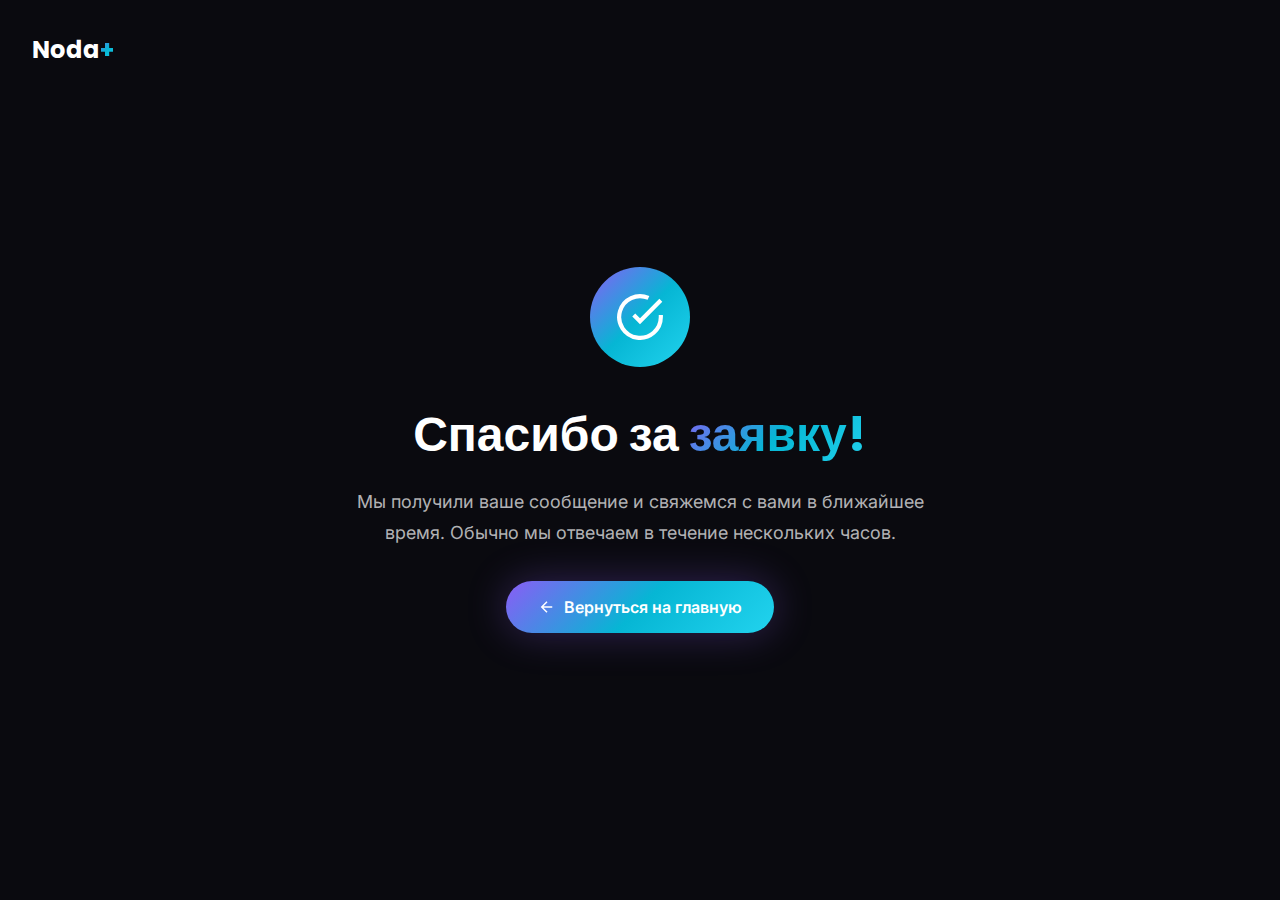
<file: public/thanks.html>
<!DOCTYPE html>
<html lang="ru">
<head>
    <meta charset="UTF-8">
    <meta name="viewport" content="width=device-width, initial-scale=1.0">

    <!-- Yandex.Metrika counter -->
    <script type="text/javascript">
        (function(m,e,t,r,i,k,a){
            m[i]=m[i]||function(){(m[i].a=m[i].a||[]).push(arguments)};
            m[i].l=1*new Date();
            for (var j = 0; j < document.scripts.length; j++) {if (document.scripts[j].src === r) { return; }}
            k=e.createElement(t),a=e.getElementsByTagName(t)[0],k.async=1,k.src=r,a.parentNode.insertBefore(k,a)
        })(window, document,'script','https://mc.yandex.ru/metrika/tag.js?id=105731676', 'ym');

        ym(105731676, 'init', {ssr:true, webvisor:true, clickmap:true, ecommerce:"dataLayer", accurateTrackBounce:true, trackLinks:true});
    </script>
    <noscript><div><img src="https://mc.yandex.ru/watch/105731676" style="position:absolute; left:-9999px;" alt="" /></div></noscript>
    <!-- /Yandex.Metrika counter -->

    <title>Спасибо за заявку! | Noda+ — Разработка сайтов и приложений</title>
    <meta name="description" content="Спасибо за вашу заявку! Мы свяжемся с вами в ближайшее время для обсуждения вашего проекта.">
    <meta name="robots" content="noindex, nofollow">
    <link rel="canonical" href="https://noda.plus/thanks.html">

    <!-- Favicon -->
    <link rel="icon" type="image/svg+xml" href="favicon.svg">
    <link rel="icon" type="image/png" sizes="32x32" href="favicon-32x32.png">
    <link rel="icon" type="image/png" sizes="16x16" href="favicon-16x16.png">
    <link rel="apple-touch-icon" sizes="180x180" href="apple-touch-icon.png">

    <!-- Fonts -->
    <link rel="preconnect" href="https://fonts.googleapis.com">
    <link rel="preconnect" href="https://fonts.gstatic.com" crossorigin>
    <link href="https://fonts.googleapis.com/css2?family=Inter:wght@400;500;600;700&family=Poppins:wght@600;700&display=swap" rel="stylesheet">

    <style>
        :root {
            --color-bg: #0a0a0f;
            --color-text: #ffffff;
            --color-text-secondary: rgba(255, 255, 255, 0.7);
            --gradient-primary: linear-gradient(135deg, #8b5cf6 0%, #06b6d4 50%, #22d3ee 100%);
        }

        * {
            margin: 0;
            padding: 0;
            box-sizing: border-box;
        }

        body {
            font-family: 'Inter', -apple-system, BlinkMacSystemFont, sans-serif;
            background: var(--color-bg);
            color: var(--color-text);
            min-height: 100vh;
            display: flex;
            flex-direction: column;
            align-items: center;
            justify-content: center;
            padding: 2rem;
            text-align: center;
        }

        .container {
            max-width: 600px;
            animation: fadeInUp 0.8s ease forwards;
        }

        @keyframes fadeInUp {
            from {
                opacity: 0;
                transform: translateY(30px);
            }
            to {
                opacity: 1;
                transform: translateY(0);
            }
        }

        .icon {
            width: 100px;
            height: 100px;
            margin: 0 auto 2rem;
            background: var(--gradient-primary);
            border-radius: 50%;
            display: flex;
            align-items: center;
            justify-content: center;
            animation: pulse 2s ease-in-out infinite;
        }

        @keyframes pulse {
            0%, 100% { transform: scale(1); box-shadow: 0 0 0 0 rgba(139, 92, 246, 0.4); }
            50% { transform: scale(1.05); box-shadow: 0 0 40px rgba(139, 92, 246, 0.3); }
        }

        .icon svg {
            width: 50px;
            height: 50px;
            stroke: white;
        }

        h1 {
            font-family: 'Poppins', sans-serif;
            font-size: clamp(2rem, 5vw, 3rem);
            font-weight: 700;
            margin-bottom: 1rem;
        }

        .gradient-text {
            background: var(--gradient-primary);
            -webkit-background-clip: text;
            background-clip: text;
            -webkit-text-fill-color: transparent;
        }

        p {
            font-size: 1.125rem;
            color: var(--color-text-secondary);
            margin-bottom: 2rem;
            line-height: 1.7;
        }

        .btn {
            display: inline-flex;
            align-items: center;
            gap: 0.5rem;
            padding: 1rem 2rem;
            background: var(--gradient-primary);
            color: white;
            font-size: 1rem;
            font-weight: 600;
            text-decoration: none;
            border-radius: 9999px;
            transition: all 0.3s ease;
            box-shadow: 0 0 40px rgba(139, 92, 246, 0.3);
        }

        .btn:hover {
            transform: translateY(-2px);
            box-shadow: 0 0 60px rgba(139, 92, 246, 0.5);
        }

        .btn svg {
            width: 18px;
            height: 18px;
            transition: transform 0.3s ease;
        }

        .btn:hover svg {
            transform: translateX(-4px);
        }

        .logo {
            position: absolute;
            top: 2rem;
            left: 2rem;
            font-family: 'Poppins', sans-serif;
            font-size: 1.5rem;
            font-weight: 700;
            color: white;
            text-decoration: none;
        }

        .logo span {
            background: var(--gradient-primary);
            -webkit-background-clip: text;
            background-clip: text;
            -webkit-text-fill-color: transparent;
        }

        /* Cookie Consent Banner */
        .cookie-banner {
            position: fixed;
            bottom: 0;
            left: 0;
            right: 0;
            background: rgba(18, 18, 26, 0.95);
            backdrop-filter: blur(20px);
            -webkit-backdrop-filter: blur(20px);
            border-top: 1px solid rgba(255, 255, 255, 0.1);
            padding: 1rem 1.5rem;
            z-index: 9999;
            transform: translateY(100%);
            transition: transform 0.4s cubic-bezier(0.16, 1, 0.3, 1);
        }
        .cookie-banner.visible { transform: translateY(0); }
        .cookie-banner-content {
            max-width: 1280px;
            margin: 0 auto;
            display: flex;
            align-items: center;
            justify-content: space-between;
            gap: 1.5rem;
            flex-wrap: wrap;
        }
        .cookie-banner-text { flex: 1; min-width: 280px; }
        .cookie-banner-text p {
            font-size: 0.875rem;
            color: rgba(255, 255, 255, 0.8);
            line-height: 1.5;
            margin: 0;
        }
        .cookie-banner-text a {
            color: #a855f7;
            text-decoration: none;
        }
        .cookie-banner-text a:hover { color: #c084fc; text-decoration: underline; }
        .cookie-banner-actions { display: flex; gap: 0.75rem; flex-shrink: 0; }
        .cookie-btn {
            padding: 0.625rem 1.25rem;
            border-radius: 8px;
            font-size: 0.875rem;
            font-weight: 500;
            cursor: pointer;
            transition: all 0.2s ease;
            border: none;
        }
        .cookie-btn-accept {
            background: linear-gradient(135deg, #8b5cf6 0%, #6366f1 100%);
            color: #fff;
        }
        .cookie-btn-accept:hover { transform: translateY(-2px); box-shadow: 0 4px 20px rgba(139, 92, 246, 0.4); }
        .cookie-btn-decline {
            background: rgba(255, 255, 255, 0.05);
            color: rgba(255, 255, 255, 0.7);
            border: 1px solid rgba(255, 255, 255, 0.1);
        }
        .cookie-btn-decline:hover { background: rgba(255, 255, 255, 0.1); color: #fff; }
        @media (max-width: 640px) {
            .cookie-banner { padding: 1rem; }
            .cookie-banner-content { flex-direction: column; text-align: center; }
            .cookie-banner-actions { width: 100%; justify-content: center; }
            .cookie-btn { flex: 1; max-width: 150px; }
        }
    </style>
</head>
<body>
    <a href="/" class="logo">Noda<span>+</span></a>

    <div class="container">
        <div class="icon">
            <svg viewBox="0 0 24 24" fill="none" stroke="currentColor" stroke-width="2">
                <path d="M22 11.08V12a10 10 0 1 1-5.93-9.14"/>
                <polyline points="22 4 12 14.01 9 11.01"/>
            </svg>
        </div>

        <h1>Спасибо за <span class="gradient-text">заявку!</span></h1>

        <p>
            Мы получили ваше сообщение и свяжемся с вами в ближайшее время.
            Обычно мы отвечаем в течение нескольких часов.
        </p>

        <a href="/" class="btn">
            <svg viewBox="0 0 24 24" fill="none" stroke="currentColor" stroke-width="2">
                <path d="M19 12H5M12 19l-7-7 7-7"/>
            </svg>
            Вернуться на главную
        </a>
    </div>

    <!-- Cookie Consent Banner -->
    <div class="cookie-banner" id="cookie-banner">
        <div class="cookie-banner-content">
            <div class="cookie-banner-text">
                <p>Мы используем файлы cookie для улучшения работы сайта и анализа трафика в соответствии с <a href="https://www.consultant.ru/document/cons_doc_LAW_61801/" target="_blank" rel="noopener">ФЗ-152 «О персональных данных»</a>. Продолжая использовать сайт, вы соглашаетесь с использованием cookie.</p>
            </div>
            <div class="cookie-banner-actions">
                <button class="cookie-btn cookie-btn-accept" id="cookie-accept">Принять</button>
                <button class="cookie-btn cookie-btn-decline" id="cookie-decline">Отклонить</button>
            </div>
        </div>
    </div>
    <script>
        (function() {
            const banner = document.getElementById('cookie-banner');
            const acceptBtn = document.getElementById('cookie-accept');
            const declineBtn = document.getElementById('cookie-decline');

            if (!localStorage.getItem('cookieConsent')) {
                setTimeout(() => banner.classList.add('visible'), 1000);
            }

            acceptBtn.addEventListener('click', () => {
                localStorage.setItem('cookieConsent', 'accepted');
                banner.classList.remove('visible');
            });

            declineBtn.addEventListener('click', () => {
                localStorage.setItem('cookieConsent', 'declined');
                banner.classList.remove('visible');
            });
        })();
    </script>
</body>
</html>
</file>
